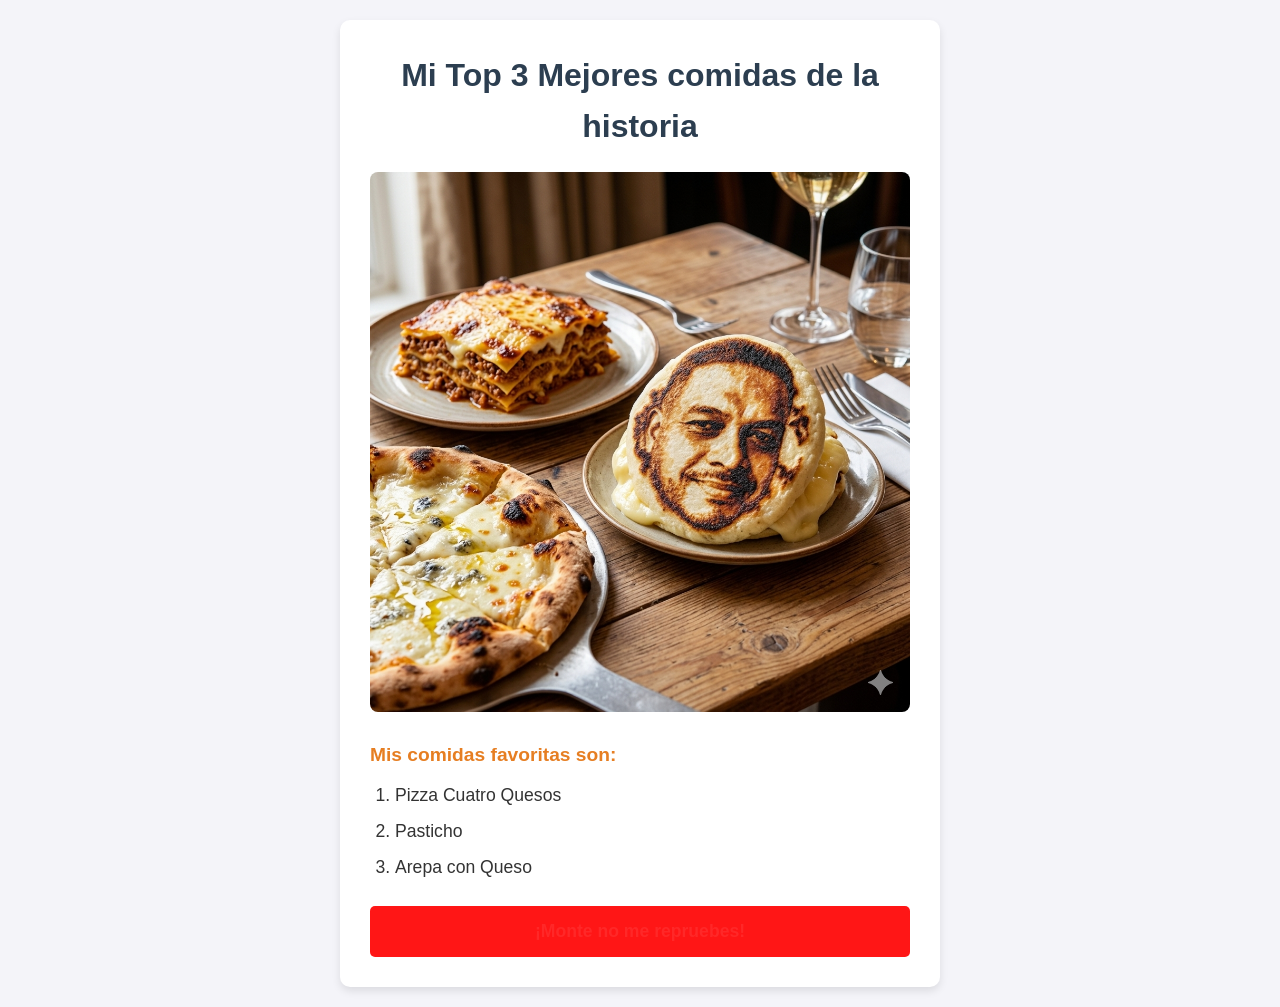
<file: index.html>
<!DOCTYPE html>
<html lang="es">
<head>
    <meta charset="UTF-8">
    <meta name="viewport" content="width=device-width, initial-scale=1.0">
    <title>Mis Comidas Favoritas</title>
    <link rel="stylesheet" href="styles.css">
</head>
<body>
    <div class="contenedor">
        <header>
            <h1>Mi Top 3 Mejores comidas de la historia</h1>
        </header>

        <main>
            <img src="Comidas.png" alt="Mesa con las mejores comidas de la historias de la humanidad" class="imagen-comida">
            
            <section class="seccion-lista">
                <h2>Mis comidas favoritas son:</h2>
                <ol>
                    <li>Pizza Cuatro Quesos</li>
                    <li>Pasticho</li>
                    <li>Arepa con Queso</li>
                </ol>
            </section>
            
            <button class="btn-accion">¡Monte no me repruebes!</button>
        </main>
    </div>
</body>
</html>
</file>
<file: styles.css>
/* Reseteo básico para que se vea igual en todos los navegadores */
* {
    margin: 0;
    padding: 0;
    box-sizing: border-box;
}

body {
    font-family: 'Segoe UI', Tahoma, Geneva, Verdana, sans-serif;
    background-color: #f4f4f9;
    color: #333;
    line-height: 1.6;
    padding: 20px;
}

/* Contenedor central responsivo */
.contenedor {
    max-width: 600px;
    margin: 0 auto;
    background-color: #ffffff;
    padding: 30px;
    border-radius: 10px;
    box-shadow: 0 4px 8px rgba(0,0,0,0.1);
}

header h1 {
    text-align: center;
    color: #2c3e50;
    margin-bottom: 20px;
}

/* Hace que la imagen sea responsive (se adapta al tamaño de la pantalla) */
.imagen-comida {
    width: 100%;
    height: auto;
    border-radius: 8px;
    margin-bottom: 20px;
}

/* Estilos de la lista */
.seccion-lista {
    margin-bottom: 25px;
}

.seccion-lista h2 {
    font-size: 1.2rem;
    margin-bottom: 10px;
    color: #e67e22;
}

.seccion-lista ol {
    padding-left: 25px;
    font-size: 1.1rem;
}

.seccion-lista li {
    margin-bottom: 8px;
}

/* Estilos pa'l boton */
.btn-accion {
    display: block;
    width: 100%;
    padding: 15px;
    background-color: #ff1616; /* Color rojo inicial */
    color: #ff2828;
    border: none;
    border-radius: 5px;
    font-size: 1.1rem;
    font-weight: bold;
    cursor: pointer;
    /* Que la trancision sea suave*/
    transition: background-color 0.3s ease; 
}

/* Efecto hover: Cambia el color cuando el mouse pasa por encima (literalmente hizo un short solo para expicar esto, ¿es enserio?) */
.btn-accion:hover {
    background-color: #2ecc71; /* Cambia el color verde */
}
</file>
